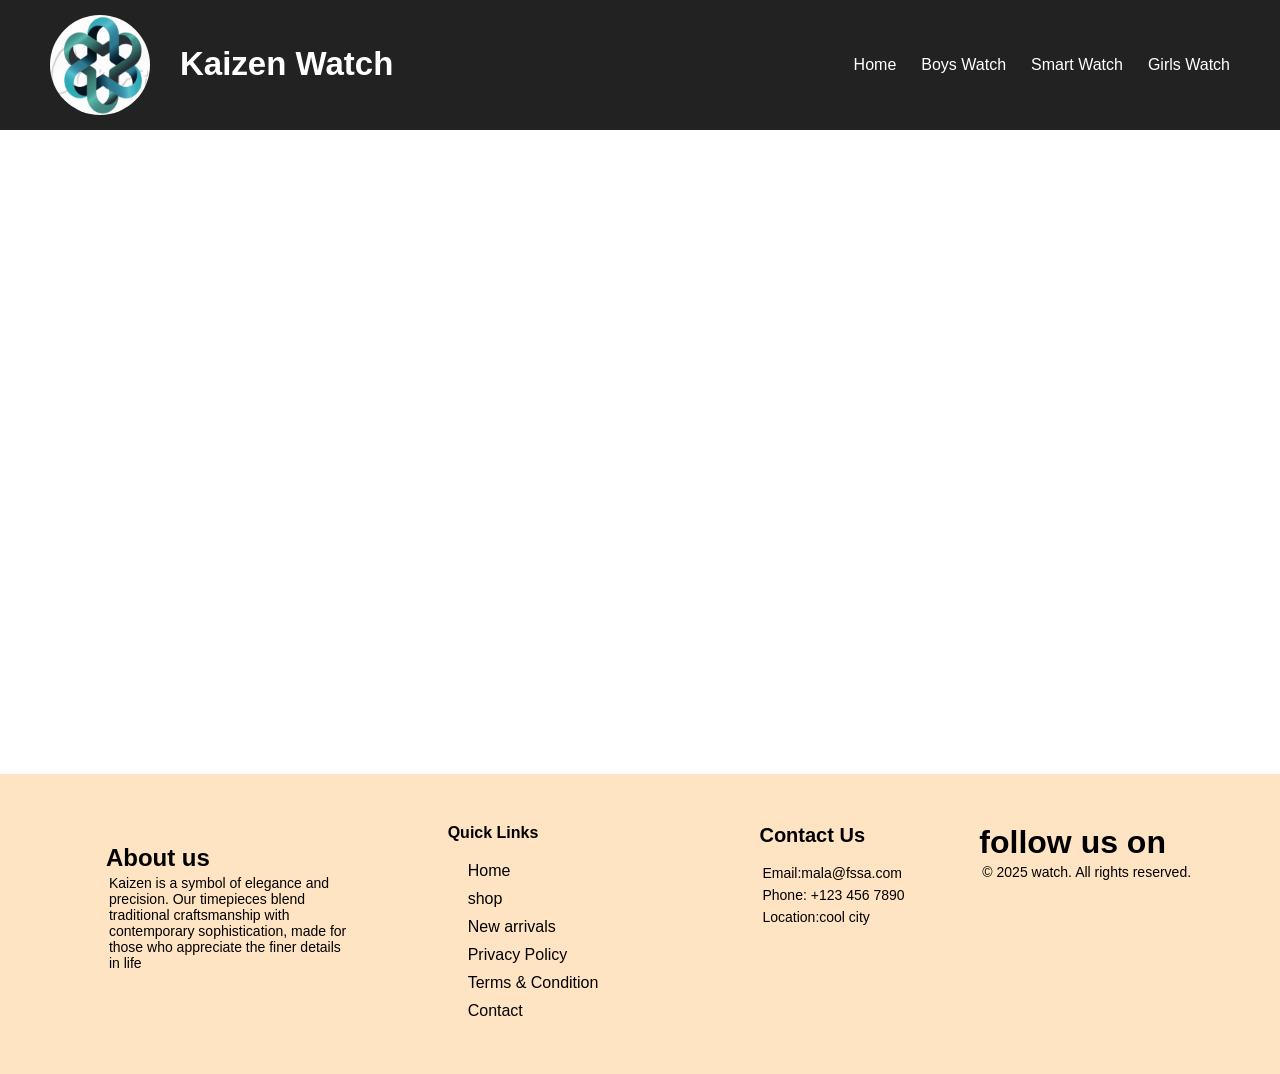
<file: index.html>
<!DOCTYPE html>
<html lang="en">

<head>
  <meta charset="UTF-8">
  <meta name="viewport" content="width=device-width, initial-scale=1.0">
  <title>Watch</title>
  <link rel="stylesheet" href="./style.css/video.css">
</head>
<body>
  <nav>
    <div class="logo"><img src="./assets/logo.png" alt="logo">
      <h1>Kaizen Watch</h1>
    </div>

    <ul>
      <li><a href="#">Home</a></li>
      <li><a href="./Pages/menswatch/index1.html">Boys Watch</a></li>
      <li><a href="./Pages/menswatch/index2.html">Smart Watch</a></li>
      <li><a href="./Pages/menswatch/index3.html">Girls Watch</a></li>
    </ul>
  </nav>
 <video src="../../assets/Watch_video.mp4" loop muted autoplay width="100%"></video>
  </main>
</body>
<footer class="page-footer"></footer>
</div>
<footer id="footer">
  <ul>
    <h2>About us</h2>
    <li>
      <p>Kaizen is a symbol of elegance and precision. Our timepieces blend traditional craftsmanship with contemporary
        sophistication, made for those who appreciate the finer details in life</p>
    </li>
  </ul>
  <div class="footer-section">
    <h4>Quick Links</h4>
    <ul>
      <li><a href="">Home</a></li>
      <li><a href="#">shop</a></li>
      <li><a href="#">New arrivals</a></li>
      <li><a href="#">Privacy Policy</a></li>
      <li><a href="#">Terms & Condition</a></li>
      <li><a href="#">Contact</a></li>
    </ul>
  </div>
  <div class="footer-section">
    <h3>Contact Us</h3>
    <p>Email:mala@fssa.com</p>
    <p>Phone: +123 456 7890</p>
    <p>Location:cool city </p>
  </div>
  <div class="footer-bottom">
    <h1>follow us on</h1>
    <p>© 2025 watch. All rights reserved.</p>
  </div>
</footer>

</html>
</file>
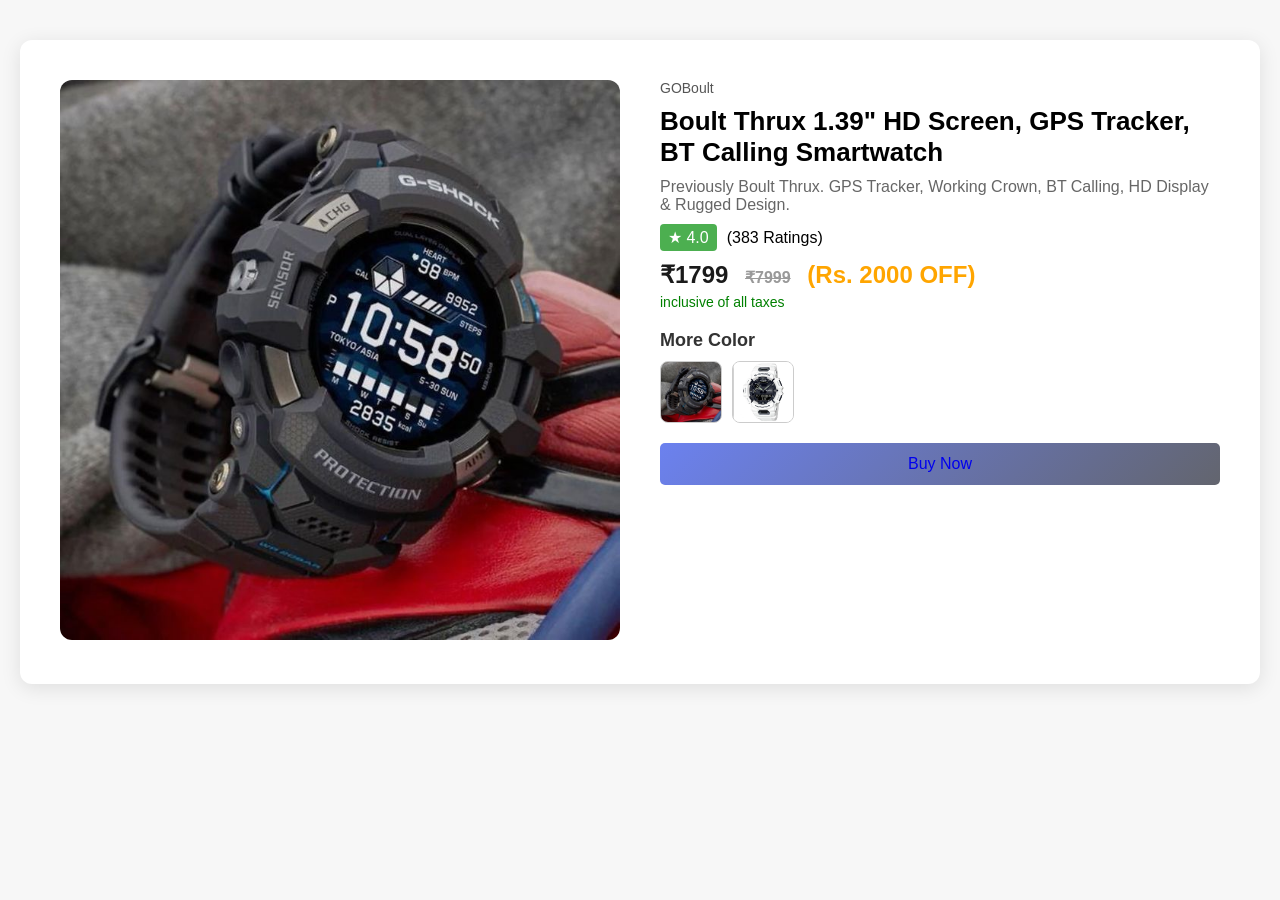
<file: Pages/menswatch/2.html>
<!DOCTYPE html>
<html lang="en">

<head>
    <meta charset="UTF-8">
    <title>Smartwatch Product Page</title>
    <link rel="stylesheet" href="../../style.css/photo1.css">
</head>

<body>
     <div class="container">
        <!-- LEFT: Watch Image -->
        <div class="left">
            <img src="../../assets/2.jpg" alt="GOBoult Watch">
        </div>

        <!-- RIGHT: Product Info -->
        <div class="right">
            <div class="brand">GOBoult</div>
            <div class="product-name">Boult Thrux 1.39" HD Screen, GPS Tracker, BT Calling Smartwatch</div>
            <div class="description">Previously Boult Thrux. GPS Tracker, Working Crown, BT Calling, HD Display & Rugged
                Design.</div>
            <div class="rating">
                <span>★ 4.0</span>
                <div>(383 Ratings)</div>
            </div>

            <div class="price">₹1799 <span class="mrp">₹7999</span> <span class="discount">(Rs. 2000 OFF)</span></div>
            <div class="tax">inclusive of all taxes</div>

            <div class="section-title">More Color</div>
            <div class="color-options">
                <img src="../../assets/2.jpg" alt="Black Watch">
                <img src="../../assets/screnshort1.png" alt="White Watch">
            </div>
            <button type="submit"><a href="../menswatch/indexfrom.html" required>Buy Now</a></button>
        </div>
    </div>

</body>

</html>
</file>
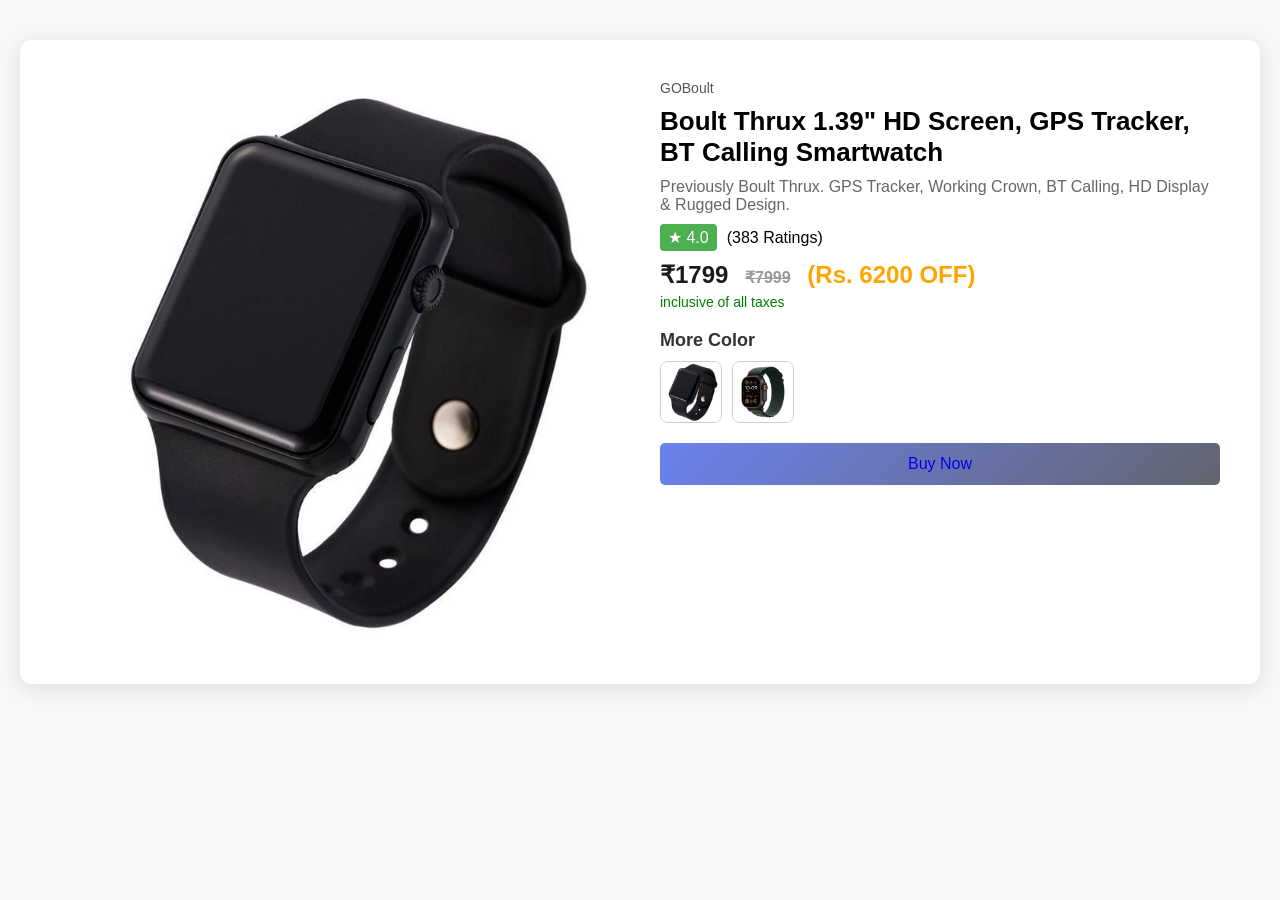
<file: Pages/menswatch/3.html>
<!DOCTYPE html>
<html lang="en">

<head>
    <meta charset="UTF-8">
    <title>Smartwatch Product Page</title>
    <link rel="stylesheet" href="../../style.css/photo1.css">
</head>

<body>
     <div class="container">
        <!-- LEFT: Watch Image -->
        <div class="left">
            <img src="../../assets/SW5.jpg" alt="GOBoult Watch">
        </div>

        <!-- RIGHT: Product Info -->
        <div class="right">
            <div class="brand">GOBoult</div>
            <div class="product-name">Boult Thrux 1.39" HD Screen, GPS Tracker, BT Calling Smartwatch</div>
            <div class="description">Previously Boult Thrux. GPS Tracker, Working Crown, BT Calling, HD Display & Rugged
                Design.</div>
            <div class="rating">
                <span>★ 4.0</span>
                <div>(383 Ratings)</div>
            </div>

            <div class="price">₹1799 <span class="mrp">₹7999</span> <span class="discount">(Rs. 6200 OFF)</span></div>
            <div class="tax">inclusive of all taxes</div>

            <div class="section-title">More Color</div>
            <div class="color-options">
                <img src="../../assets/SW5.jpg" alt="Black Watch">
                <img src="../../assets/SW9.jpg" alt="White Watch">
            </div>
            <button type="submit"><a href="../menswatch/indexfrom.html" required>Buy Now</a></button>
        </div>
    </div>

</body>

</html>
</file>
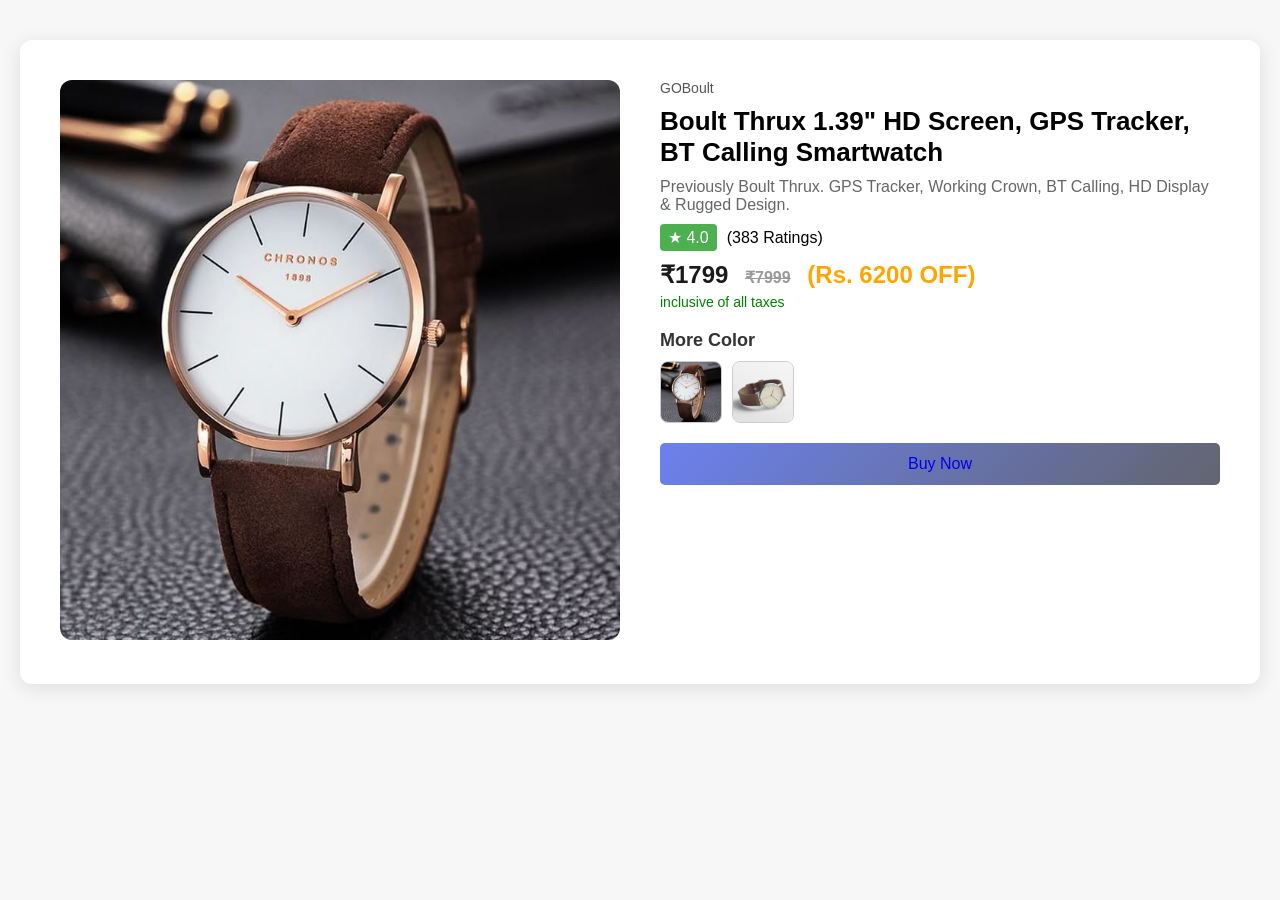
<file: Pages/menswatch/4.html>
<!DOCTYPE html>
<html lang="en">

<head>
    <meta charset="UTF-8">
    <title>Smartwatch Product Page</title>
    <link rel="stylesheet" href="../../style.css/photo1.css">
</head>

<body>
     <div class="container">
        <!-- LEFT: Watch Image -->
        <div class="left">
            <img src="../../assets/w2.jpg" alt="GOBoult Watch">
        </div>

        <!-- RIGHT: Product Info -->
        <div class="right">
            <div class="brand">GOBoult</div>
            <div class="product-name">Boult Thrux 1.39" HD Screen, GPS Tracker, BT Calling Smartwatch</div>
            <div class="description">Previously Boult Thrux. GPS Tracker, Working Crown, BT Calling, HD Display & Rugged
                Design.</div>
            <div class="rating">
                <span>★ 4.0</span>
                <div>(383 Ratings)</div>
            </div>

            <div class="price">₹1799 <span class="mrp">₹7999</span> <span class="discount">(Rs. 6200 OFF)</span></div>
            <div class="tax">inclusive of all taxes</div>

            <div class="section-title">More Color</div>
            <div class="color-options">
                <img src="../../assets/w2.jpg" alt="Black Watch">
                <img src="../../assets/4.jpg" alt="White Watch">
            </div>
            <button type="submit"><a href="../menswatch/indexfrom.html" required>Buy Now</a></button>
        </div>
    </div>

</body>

</html>
</file>
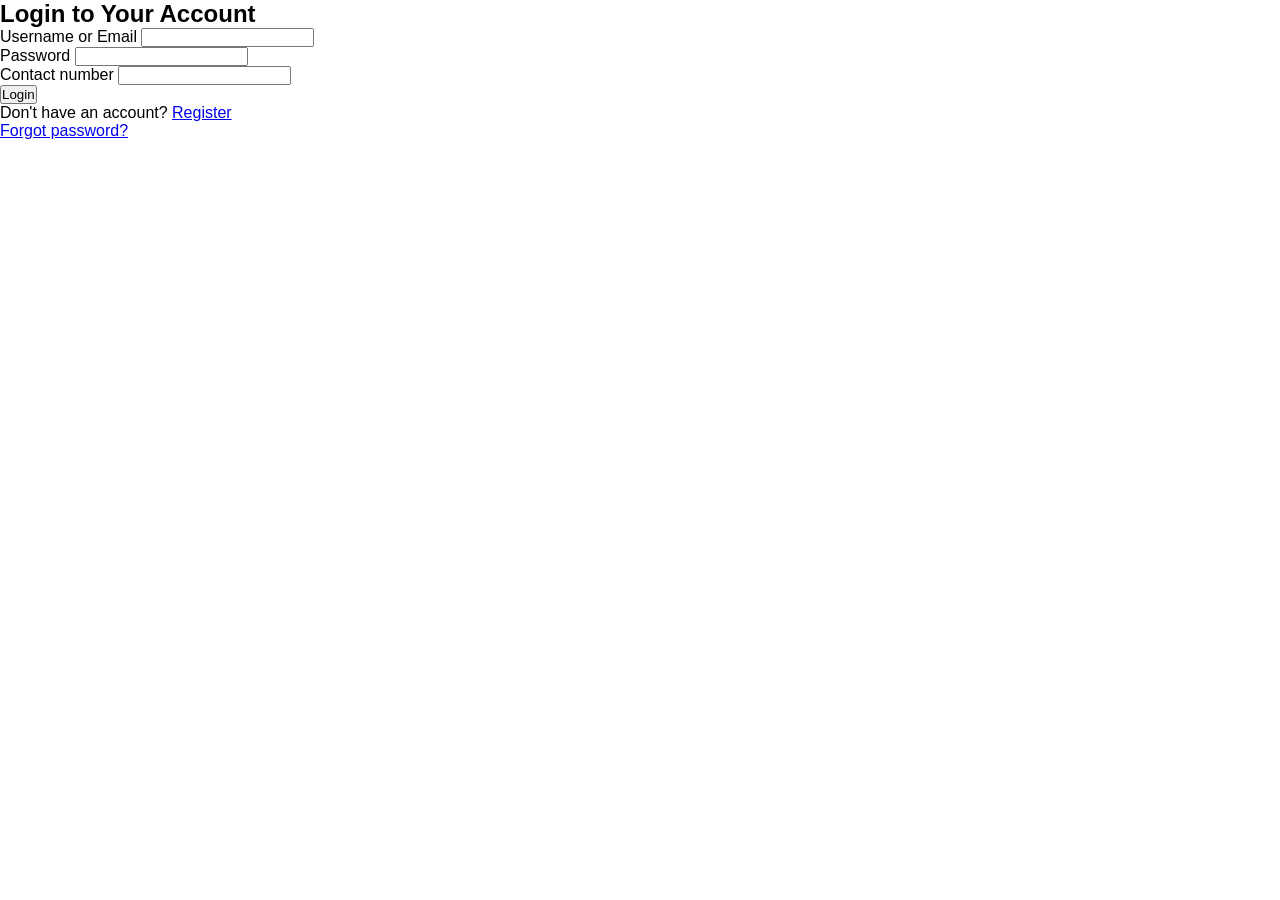
<file: Pages/menswatch/enterpage.html>
<!DOCTYPE html>
<html lang="en">
<head>
    <meta charset="UTF-8">
    <meta name="viewport" content="width=device-width, initial-scale=1.0">
    <title>Login  Page</title>
    <link rel="stylesheet" href="../../style.css/Menwatch/index1.css">
  </head>  
<body>

  <div class="login-box">
    <h2>Login to Your Account</h2>
    <form>
      <div class="input-group"> 
        <label for="username">Username or Email</label>
        <input type="text" id="username" name="username" required />
      </div>

      <div class="input-group">
        <label for="password">Password</label>
        <input type="password" id="password" name="password" required />
      </div>
      <div class="input-group">
        <label for="contact number">Contact number</label>
        <input type="contact number" id="contact number" name="contact number" required/>
      </div>

      <button type="submit" class="login-btn">Login</button>
    </form>

    <div class="footer-text">
      <p>Don't have an account? <a href="/register">Register</a></p>
      <p><a href="/forgot-password">Forgot password?</a></p>
    </div>
  </div>

</body>
</html>
</file>
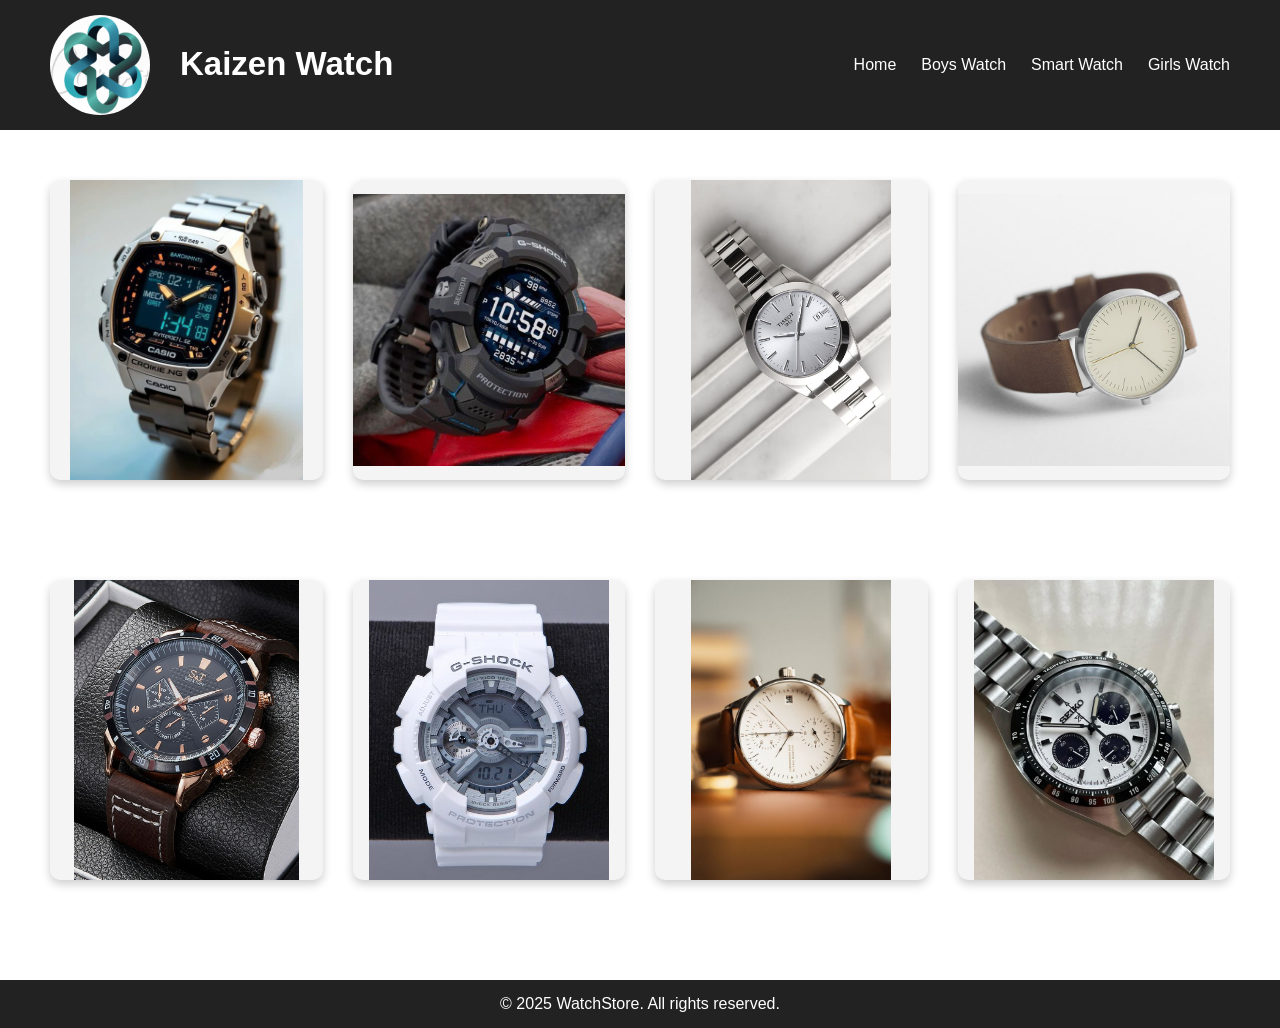
<file: Pages/menswatch/index1.html>
<!DOCTYPE html>
<html lang="en">
<head>
  <meta charset="UTF-8">
  <meta name="viewport" content="width=device-width, initial-scale=1.0">
  <title>E-Commerce Website</title>
  <link rel="stylesheet" href="../../style.css/Menwatch/index1.css">
  
</head>
<body>
  <!-- Navbar -->
  <nav>
    <div class="logo"><img src="/assets/logo.png" alt="logo">
    <h1>Kaizen Watch</h1> </div>
   
    <ul>
      <li><a href="index.html">Home</a></li>
      <li><a href="./index1.html">Boys Watch</a></li>
      <li><a href="./index2.html">Smart Watch</a></li>
      <li><a href="./index3.html">Girls Watch</a></li>
    </ul>
  </nav>
  <!-- Card Section -->
  <section class="card-container">
    <div class="card">
      <div class="card-inner">
        <div class="card-front">
          <img src="../../assets/1.jpg" alt="Boys Watch">
          <!-- <h1>Caiso men's Watch</h1> -->
        </div>
        <div class="card-back">
             <h2>Casio men's watch</h2> <br>
            <p> MRP:1699 </p>
          <a href="2.html">Select</a>
        </div>
      </div>
    </div>
    <div class="card">
      <div class="card-inner">
        <div class="card-front">
          <img src="../../assets/2.jpg" alt="Girls Watch">
        </div>
        <div class="card-back">
             <h2>G-Shock</h2> <br>
            <p> MRP:1799 </p>
          <a href="2.html">Select</a>
        </div>
      </div>
    </div>
    <div class="card">
      <div class="card-inner">
        <div class="card-front">
          <img src="../../assets/3.jpg" alt="Smart Watch">
        </div>
        <div class="card-back">
             <h2>Tissot</h2> <br>
            <p> MRP:1200 </p>
          <a href="2.html">Select</a>
        </div>
      </div>
    </div>
    <div class="card">
      <div class="card-inner">
        <div class="card-front">
          <img src="../../assets/4.jpg" alt="Premium Watch">
        </div>
        <div class="card-back">
             <h2>Fixen</h2> <br>
            <p> MRP:999 </p>
          <a href="2.html">Select</a>
        </div>
      </div>
    </div>
  </section>
  <section class="card-container">
    <div class="card">
      <div class="card-inner">
        <div class="card-front"> 
            <img src="../../assets/5.jpg" alt="watchimg">
        </div>
       

          <div class="card-back">
             <h2>SJ Seek Time</h2> <br>
            <p> MRP:1499 </p>
              <a href="2.html">Select </a>
              <!-- <div class="card-front"> -->
                <!-- <h1>Caiso men's Watch</h1> -->
              <!-- </div> -->
        </div>
      </div>
    </div>
    <div class="card">
      <div class="card-inner">
        <div class="card-front">
       <img src="../../assets/6.jpg" alt=""> </div>
        <div class="card-back">
             <h2>G-Shock </h2> <br>
            <p> MRP:1799</p>
          <a href="2.html">Select</a>
        </div>
      </div>
    </div>
    <div class="card">
      <div class="card-inner">
        <div class="card-front"><img src="../../assets/7.jpg" alt="">
        </div>
        <div class="card-back">
             <h2>Chronograph</h2> <br>
            <p> MRP:1599</p>
          <a href="2.html">Select</a>
        </div>
      </div>
    </div>
    <div class="card">
      <div class="card-inner">
        <div class="card-front">
<img src="../../assets/8.jpg" alt="">
        </div>
        <div class="card-back">
             <h2>Seiko</h2> <br>
            <p> MRP:1399</p>
          <a href="2.html">Select</a>
        </div>
      </div>
    </div>
  </section>
  
  <!-- Footer -->
  <footer>
    <p>&copy; 2025 WatchStore. All rights reserved.</p>
  </footer>
</body>
</html>
</file>
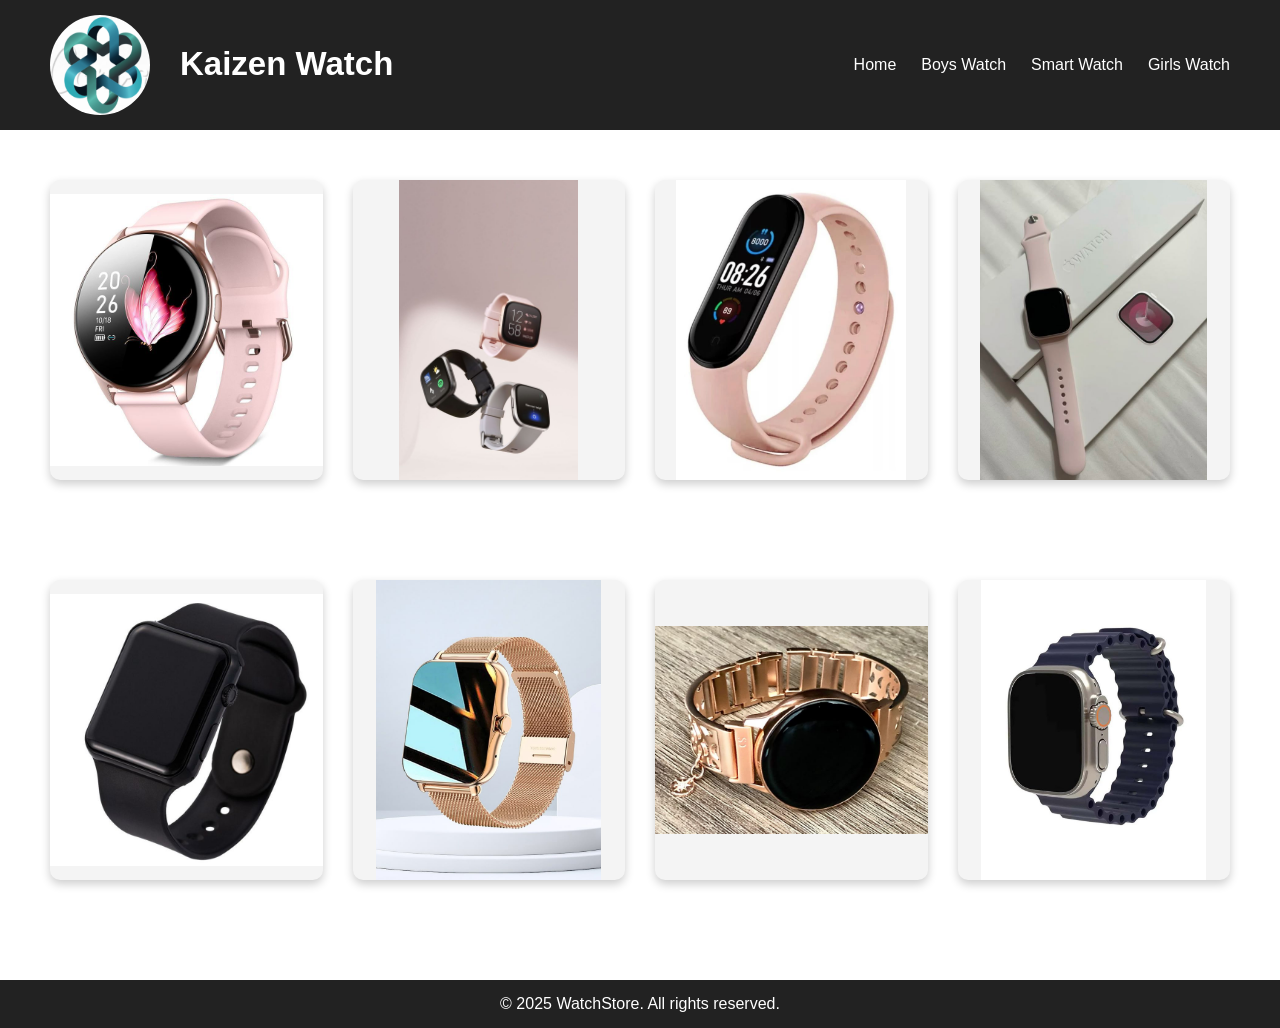
<file: Pages/menswatch/index2.html>
<!DOCTYPE html>
<html lang="en">
<head>
  <meta charset="UTF-8">
  <meta name="viewport" content="width=device-width, initial-scale=1.0">
  <title>E-Commerce Website</title>
  <link rel="stylesheet" href="../../style.css/Menwatch/index1.css">
  
</head>
<body>
  <!-- Navbar -->
  <nav>
    <div class="logo"><img src="../../assets/Screenshot 2025-08-08 101950.png" alt="logo">
    <h1>Kaizen Watch</h1> </div>
   
    <ul>
     <li><a href="/index.html">Home</a></li>
      <li><a href="./index1.html">Boys Watch</a></li>
      <li><a href="./index2.html">Smart Watch</a></li>
      <li><a href="./index3.html">Girls Watch</a></li>
    </ul>
  </nav>
  <!-- Card Section -->
  <section class="card-container">
    <div class="card">
      <div class="card-inner">
        <div class="card-front">
          <img src="../../assets/SW1.jpg" alt="Boys Watch">
          <!-- <h1>Caiso men's Watch</h1> -->
        </div>
        <div class="card-back">
             
            <h2>SMART WATCH</h2> <br>
            <p> MRP:1300</p>
          <a href="indexfrom.html">Select</a>
        </div>
      </div>
    </div>
    <div class="card">
      <div class="card-inner">
        <div class="card-front">
          <img src="../../assets/SW2.jpg" alt="Girls Watch">
        </div>
        <div class="card-back">
             <h2>Smart Watch</h2> <br>
            <p> MRP:1799</p>
          <a href="indexfrom.html">Select</a>
        </div>
      </div>
    </div>
    <div class="card">
      <div class="card-inner">
        <div class="card-front">
          <img src="../../assets/SW3.jpg" alt="Smart Watch">
        </div>
        <div class="card-back">
             <h2>Smart watch</h2> <br>
            <p> MRP:1200 </p>
          <a href="indexfrom.html">Select</a>
        </div>
      </div>
    </div>
    <div class="card">
      <div class="card-inner">
        <div class="card-front">
          <img src="../../assets/SW4.jpg" alt="Premium Watch">
        </div>
        <div class="card-back">
             <h2>Smart watch</h2> <br>
            <p> MRP:1230</p>
          <a href="indexfrom.html">Select</a>
        </div>
      </div>
    </div>
  </section>
  <section class="card-container">
    <div class="card">
      <div class="card-inner">
        <div class="card-front"> 
            <img src="../../assets/SW5.jpg" alt="watchimg">
        </div>
            <div class="card-back">
             <h2>Smart watch</h2> <br>
            <p> MRP:1450</p>
              <a href="3.html">Select</a>
              <!-- <div class="card-front"> -->
                <!-- <h1>Caiso men's Watch</h1> -->
              <!-- </div> -->
        </div>
      </div>
    </div>
    <div class="card">
      <div class="card-inner">
        <div class="card-front">
       <img src="../../assets/SW6.jpg" alt=""> </div>
        <div class="card-back">
             <h2>Smart Watch</h2> <br>
            <p> MRP:1560</p>
          <a href="indexfrom.html">Select</a>
        </div>
      </div>
    </div>
    <div class="card">
      <div class="card-inner">
        <div class="card-front"><img src="../../assets/SW7.jpg" alt="">
        </div>
        <div class="card-back">
             <h2>Smart watch</h2> <br>
            <p> MRP:1750</p>
          <a href="indexfrom.html">Select</a>
        </div>
      </div>
    </div>
    <div class="card">
      <div class="card-inner">
        <div class="card-front">
<img src="../../assets/SW8.jpg" alt="">
        </div>
        <div class="card-back">
             <h2>Smart watch </h2> <br>
            <p> MRP:1350</p>
          <a href="indexfrom.html">Select</a>
        </div>
      </div>
    </div>
  </section>
  
  <!-- Footer -->
  <footer>
    <p>&copy; 2025 WatchStore. All rights reserved.</p>
  </footer>
</body>
</html>
</file>
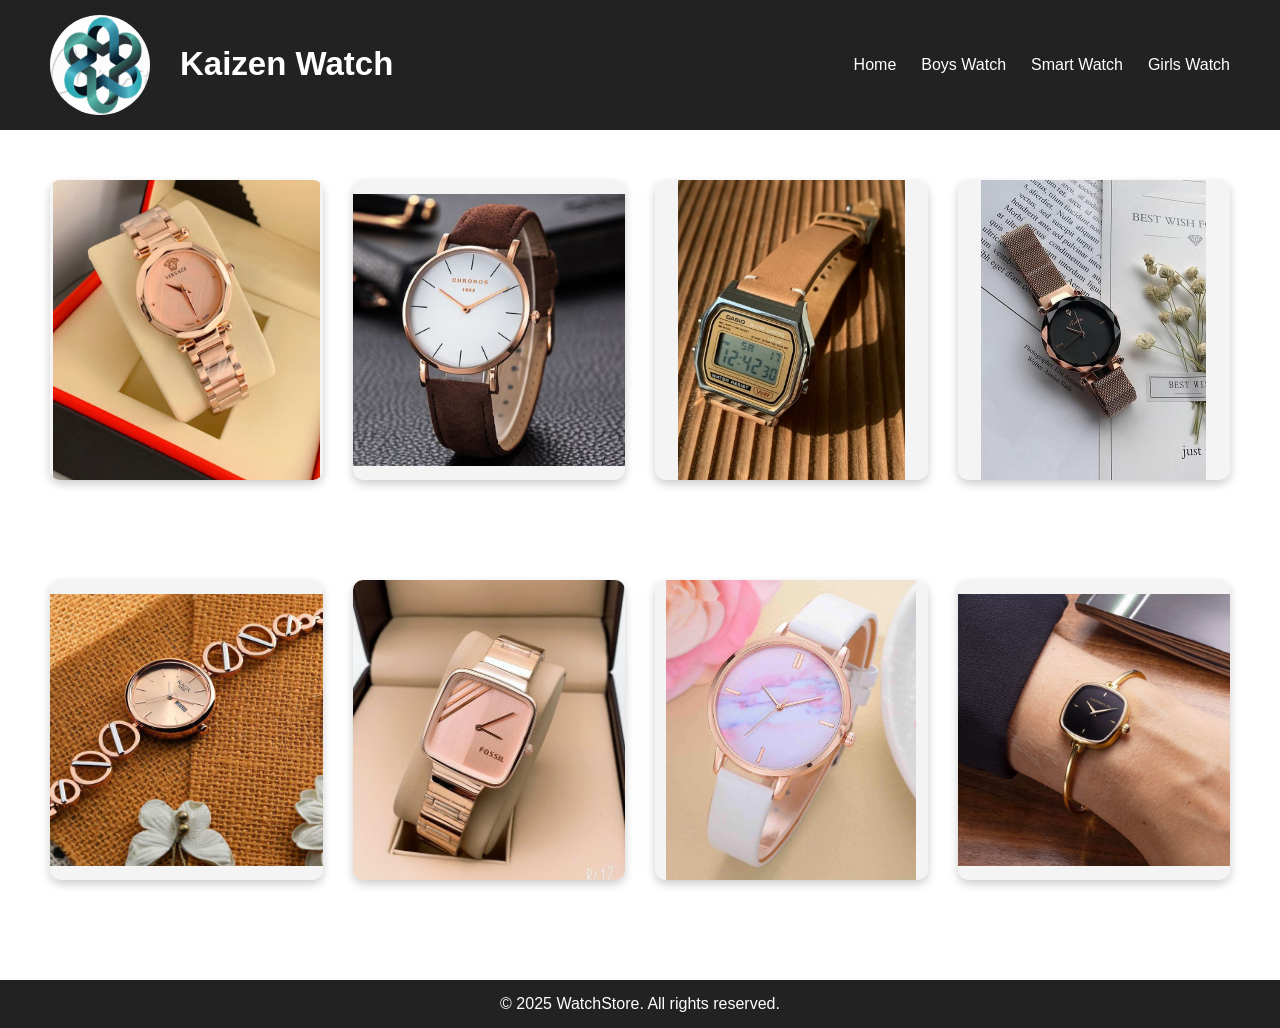
<file: Pages/menswatch/index3.html>
<!DOCTYPE html>
<html lang="en">
<head>
  <meta charset="UTF-8">
  <meta name="viewport" content="width=device-width, initial-scale=1.0">
  <title>E-Commerce Website</title>
  <link rel="stylesheet" href="../../style.css/Menwatch/index1.css">
  
</head>
<body>
  <!-- Navbar -->
  <nav>
    <div class="logo"><img src="../../assets/Screenshot 2025-08-08 101950.png" alt="logo">
    <h1>Kaizen Watch</h1> </div>
   
    <ul>
     <li><a href="/index.html">Home</a></li>
      <li><a href="./index1.html">Boys Watch</a></li>
      <li><a href="./index2.html">Smart Watch</a></li>
      <li><a href="./index3.html">Girls Watch</a></li>
    </ul>
  </nav>
  <!-- Card Section -->
  <section class="card-container">
    <div class="card">
      <div class="card-inner">

        <div class="card-front">
          <img src="../../assets/w1.jpg" alt="Boys Watch">
          <!-- <h1>Caiso men's Watch</h1> -->
        </div>
        <div class="card-back">
             
            <h2>Versace</h2> <br>
            <p> MRP:1200 </p>
          <a href="indexfrom.html"> Select</a>
        </div>
      </div>
    </div>
    <div class="card">
      <div class="card-inner">
        <div class="card-front">
          <img src="../../assets/w2.jpg" alt="Girls Watch">
        </div>
        <div class="card-back">
             <h2>chronos</h2> <br>
            <p> MRP:799 </p>
          <a href="4.html">Select</a>
        </div>
      </div>
    </div>
    <div class="card">
      <div class="card-inner">
        <div class="card-front">
          <img src="../../assets/w3.jpg" alt="Smart Watch">
        </div>
        <div class="card-back">
             <h2>Casio</h2> <br>
            <p> MRP:1200 </p>
          <a href="indexfrom.html">Select</a>
        </div>
      </div>
    </div>
    <div class="card">
      <div class="card-inner">
        <div class="card-front">
          <img src="../../assets/w4.jpg" alt="Premium Watch">
        </div>
        <div class="card-back">
             <h2>Casio</h2> <br>
            <p> MRP:1200 </p>
          <a href="indexfrom.html">Select</a>
        </div>
      </div>
    </div>
  </section>
  <section class="card-container">
    <div class="card">
      <div class="card-inner">
        <div class="card-front"> 
            <img src="../../assets/w5.jpg" alt="watchimg">
        </div>
       

          <div class="card-back">
             <h2>Raga</h2> <br>
            <p> MRP:1300 </p>
              <a href="indexfrom.html">Select</a>
              <!-- <div class="card-front"> -->
                <!-- <h1>Caiso men's Watch</h1> -->
              <!-- </div> -->
        </div>
      </div>
    </div>
    <div class="card">
      <div class="card-inner">
        <div class="card-front">
       <img src="../../assets/w6.jpg" alt=""> </div>
        <div class="card-back">
             <h2>Fossil</h2> <br>
            <p> MRP:1200 </p>
          <a href="indexfrom.html">Select</a>
        </div>
      </div>
    </div>
    <div class="card">
      <div class="card-inner">
        <div class="card-front"><img src="../../assets/w7.jpg" alt="">
        </div>
        <div class="card-back">
             <h2>Daily wear watch</h2> <br>
            <p> MRP:1100</p>
          <a href="indexfrom.html">Select</a>
        </div>
      </div>
    </div>
    <div class="card">
      <div class="card-inner">
        <div class="card-front">
<img src="../../assets/w8.jpg" alt="">
        </div>
        <div class="card-back">
             <h2>Women's watch</h2> <br>
            <p> MRP:600</p>
          <a href="indexfrom.html">Select</a>
        </div>
      </div>
    </div>
  </section>
  
  <!-- Footer -->
  <footer>
    <p>&copy; 2025 WatchStore. All rights reserved.</p>
  </footer>
</body>
</html>
</file>
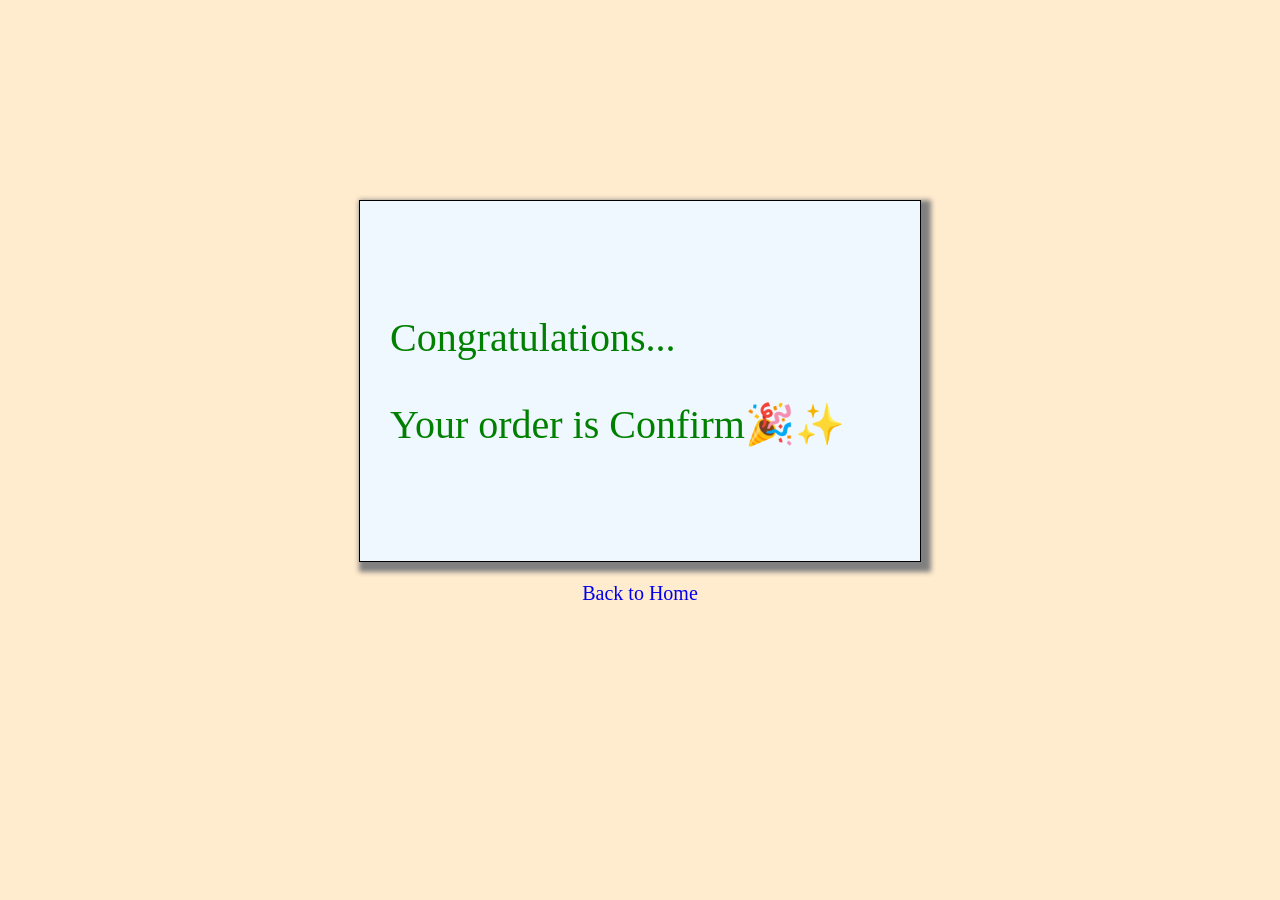
<file: Pages/menswatch/indexforfinishing.html>
<!DOCTYPE html>
<html lang="en">
<head>
    <meta charset="UTF-8">
    <meta name="viewport" content="width=device-width, initial-scale=1.0">
    <title>finish</title>
    <link rel="stylesheet" href="../../style.css/Menwatch/finish.css">
</head>
<body>
    <div> <p>
        Congratulations... 
    </p>
<p>
    Your order is Confirm🎉✨
</p> </div>
<a href="/index.html" class="home"> Back to Home</a>    
</body>
</html>
</file>
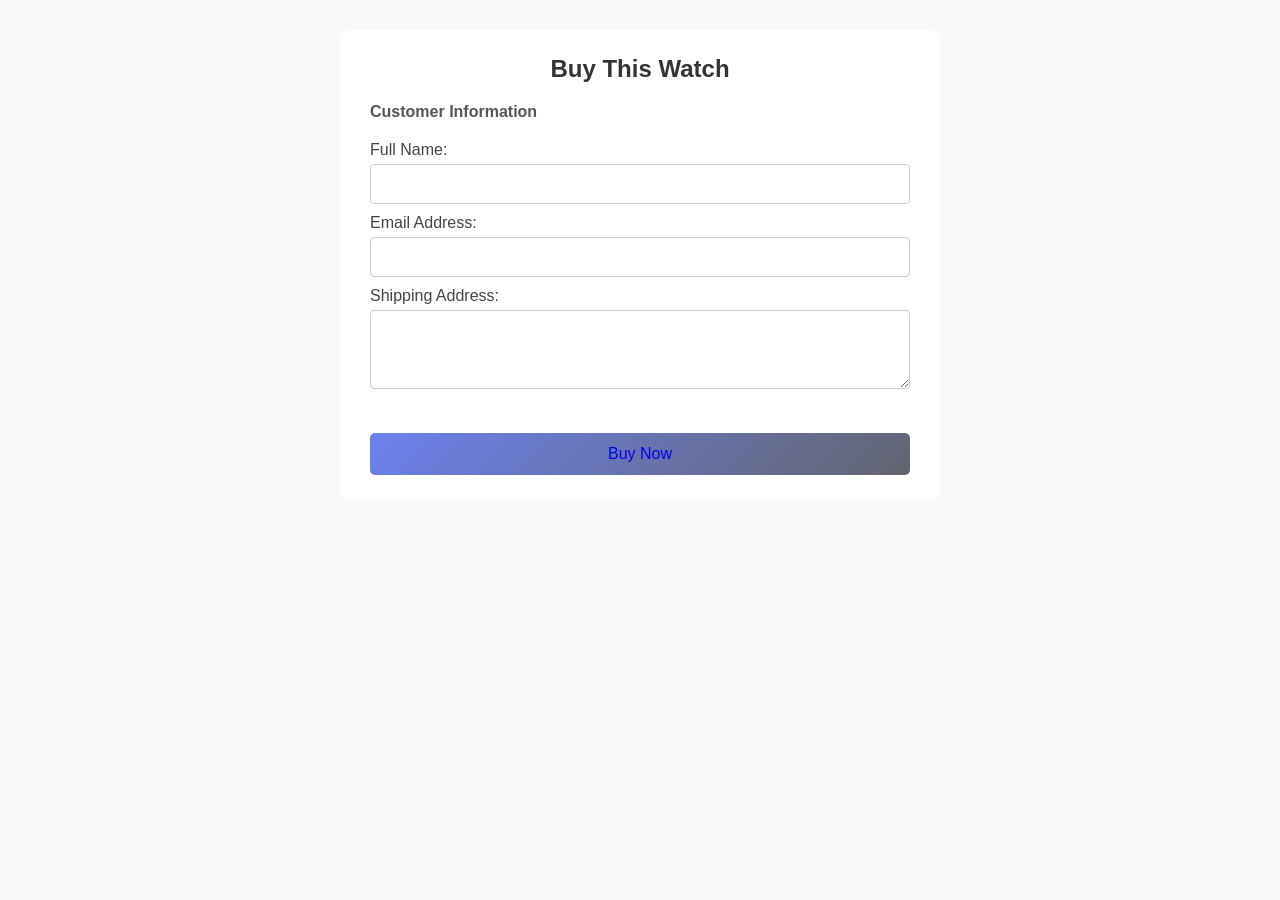
<file: Pages/menswatch/indexfrom.html>
<!DOCTYPE html>
<html lang="en">

<head>
  <meta charset="UTF-8" />
  <meta name="viewport" content="width=device-width, initial-scale=1.0" />
  <title>Buy Now - Watch</title>
  <link rel="stylesheet" href="../../style.css/Menwatch/form.css" />
</head>

<body>
  <div class="buy-now-container">
    <h2>Buy This Watch</h2>
    <form action="#" method="post">
       <!-- Customer Info -->
      <fieldset>
        <legend>Customer Information</legend>

        <label for="name">Full Name:</label>
        <input type="text" id="name" name="name" required />

        <label for="email">Email Address:</label>
        <input type="email" id="email" name="email" required />

        <label for="address">Shipping Address:</label>
        <textarea id="address" name="address" rows="3" required></textarea>
      </fieldset>

      <button type="submit"><a href="../menswatch/indexforfinishing.html" required>Buy Now</a></button>
    </form>
  </div>
</body>

</html>
</file>
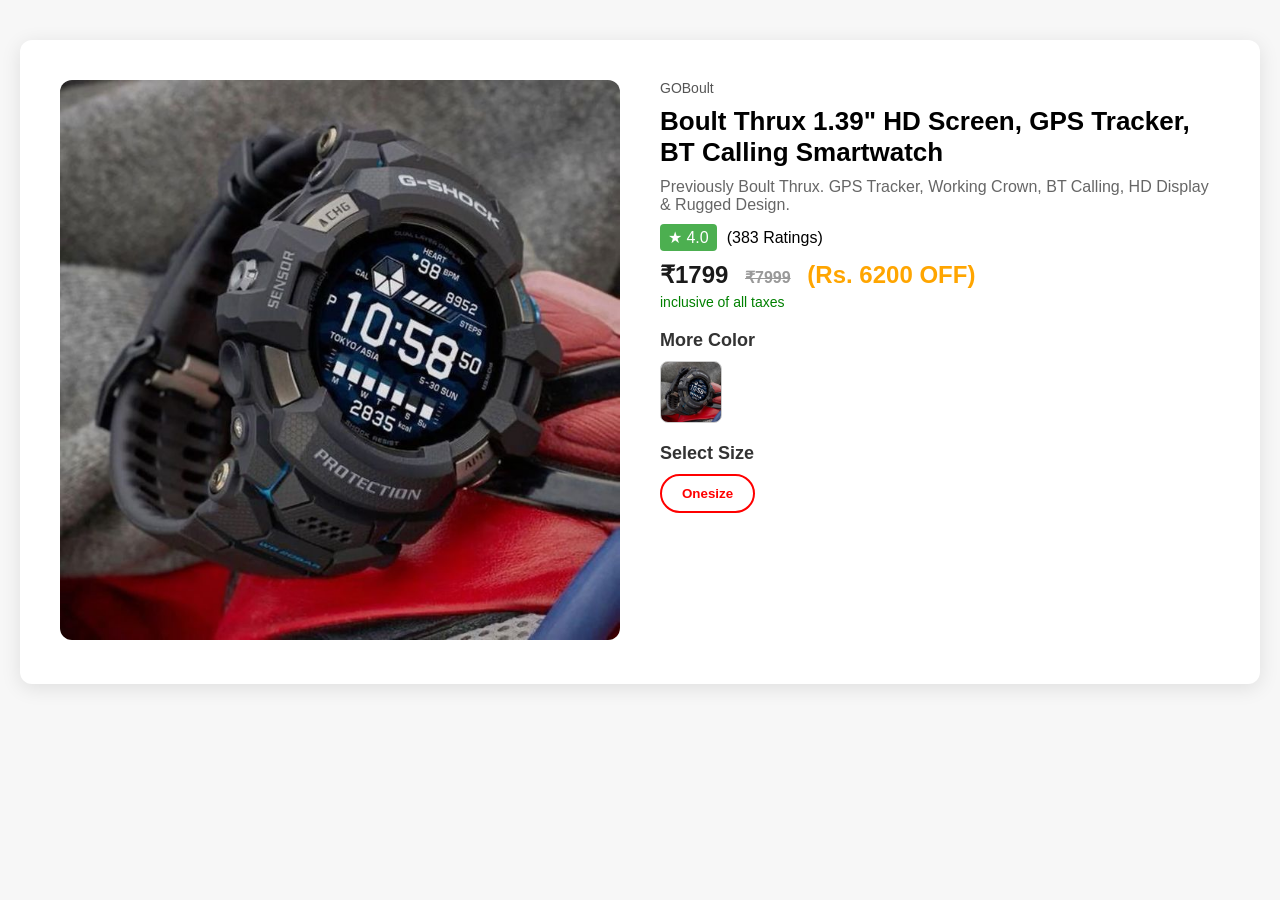
<file: Pages/menswatch/new.html>
<!DOCTYPE html>
<html lang="en">
<head>
  <meta charset="UTF-8">
  <title>Smartwatch Product Page</title>
  <style>
    body {
      font-family: 'Segoe UI', Tahoma, Geneva, Verdana, sans-serif;
      background-color: #f7f7f7;
      margin: 0;
      padding: 0;
    }

    .container {
      display: flex;
      flex-direction: row;
      max-width: 1200px;
      margin: 40px auto;
      padding: 20px;
      background-color: #fff;
      border-radius: 12px;
      box-shadow: 0 4px 20px rgba(0, 0, 0, 0.1);
    }

    .left {
      flex: 1;
      padding: 20px;
    }

    .left img {
      width: 100%;
      border-radius: 12px;
    }

    .right {
      flex: 1;
      padding: 20px;
    }

    .brand {
      font-size: 14px;
      color: #555;
    }

    .product-name {
      font-size: 26px;
      font-weight: bold;
      margin: 10px 0;
    }

    .description {
      font-size: 16px;
      color: #666;
      margin-bottom: 10px;
    }

    .rating {
      display: flex;
      align-items: center;
      margin-bottom: 10px;
    }

    .rating span {
      background-color: #4CAF50;
      color: #fff;
      padding: 4px 8px;
      border-radius: 4px;
      margin-right: 10px;
    }

    .price {
      font-size: 24px;
      font-weight: bold;
      color: #1a1a1a;
    }

    .mrp {
      text-decoration: line-through;
      color: #999;
      font-size: 16px;
      margin-left: 10px;
    }

    .discount {
      color: orange;
      font-weight: bold;
      margin-left: 10px;
    }

    .tax {
      color: green;
      font-size: 14px;
      margin-top: 5px;
    }

    .section-title {
      margin-top: 20px;
      font-weight: bold;
      font-size: 18px;
      color: #333;
    }

    .color-options {
      display: flex;
      gap: 10px;
      margin-top: 10px;
    }

    .color-options img {
      width: 60px;
      height: auto;
      border: 1px solid #ccc;
      border-radius: 8px;
      cursor: pointer;
    }

    .size-options {
      margin-top: 10px;
    }

    .size-button {
      padding: 10px 20px;
      border: 2px solid red;
      color: red;
      border-radius: 20px;
      font-weight: bold;
      background: transparent;
      cursor: pointer;
    }
  </style>
</head>
<body>

  <div class="container">
    <!-- LEFT: Watch Image -->
    <div class="left">
      <img src="../../assets/2.jpg" alt="GOBoult Watch">
    </div>

    <!-- RIGHT: Product Info -->
    <div class="right">
      <div class="brand">GOBoult</div>
      <div class="product-name">Boult Thrux 1.39" HD Screen, GPS Tracker, BT Calling Smartwatch</div>
      <div class="description">Previously Boult Thrux. GPS Tracker, Working Crown, BT Calling, HD Display & Rugged Design.</div>
      <div class="rating">
        <span>★ 4.0</span>
        <div>(383 Ratings)</div>
      </div>

      <div class="price">₹1799 <span class="mrp">₹7999</span> <span class="discount">(Rs. 6200 OFF)</span></div>
      <div class="tax">inclusive of all taxes</div>

      <div class="section-title">More Color</div>
      <div class="color-options">
        <img src="../../assets/2.jpg" alt="Color Option 1">
      </div>

      <div class="section-title">Select Size</div>
      <div class="size-options">
        <button class="size-button">Onesize</button>
      </div>
    </div>
  </div>

</body>
</html>
</file>
<file: style.css/video.css>
* {
  margin: 0;
  padding: 0;
  box-sizing: border-box;
  font-family: Arial, sans-serif;
}
/* Navbar */
nav {
  background: #222;
  color: white;
  padding: 15px 50px;
  display: flex;
  justify-content: space-between;
  align-items: center;
}
nav .logo {
  font-size: 22px;
  font-weight: bold;
}
.logo img {
  height: 100px;
  width: 100px;
  border-radius: 50%;
}
.logo {
  display: flex;
}
.logo h1 {
  position: relative;
  top: 30px;
  left: 30px;
  font-family: "Segoe UI", Tahoma, Geneva, Verdana, sans-serif;
}
nav ul {
  list-style: none;
  display: flex;
  gap: 25px;
}
nav ul li a {
  color: white;
  text-decoration: none;
  font-size: 16px;
  transition: color 0.3s;
}
nav ul li a:hover {
  color: orange;
}
#footer {
  background-color: bisque;
  color: black;
  display: flex;
  justify-content: space-around;
  height: 300px;
  padding: 50px;
}
#footer ul {
  list-style: none;
  padding: 0%;
  margin: 20px;
  min-width: 200px;
}
#footer h3 {
  font-size: 20px;
  margin-bottom: 15px;
}
#footer li {
  margin-bottom: 10px;
}
#footer p {
  font-size: 14px;
  padding: 3px;
  max-width: 250px;
}
.footer-section li a {
  text-decoration: none;
  color: black;
}
</file>
<file: style.css/photo1.css>
body {
  font-family: "Segoe UI", Tahoma, Geneva, Verdana, sans-serif;
  background-color: #f7f7f7;
  margin: 0;
  padding: 0;
}

.container {
  display: flex;
  flex-direction: row;
  max-width: 1200px;
  margin: 40px auto;
  padding: 20px;
  background-color: #fff;
  border-radius: 12px;
  box-shadow: 0 4px 20px rgba(0, 0, 0, 0.1);
}

.left {
  flex: 1;
  padding: 20px;
}

.left img {
  width: 100%;
  border-radius: 12px;
}

.right {
  flex: 1;
  padding: 20px;
}

.brand {
  font-size: 14px;
  color: #555;
}

.product-name {
  font-size: 26px;
  font-weight: bold;
  margin: 10px 0;
}

.description {
  font-size: 16px;
  color: #666;
  margin-bottom: 10px;
}

.rating {
  display: flex;
  align-items: center;
  margin-bottom: 10px;
}

.rating span {
  background-color: #4caf50;
  color: #fff;
  padding: 4px 8px;
  border-radius: 4px;
  margin-right: 10px;
}

.price {
  font-size: 24px;
  font-weight: bold;
  color: #1a1a1a;
}

.mrp {
  text-decoration: line-through;
  color: #999;
  font-size: 16px;
  margin-left: 10px;
}

.discount {
  color: orange;
  font-weight: bold;
  margin-left: 10px;
}

.tax {
  color: green;
  font-size: 14px;
  margin-top: 5px;
}

.section-title {
  margin-top: 20px;
  font-weight: bold;
  font-size: 18px;
  color: #333;
}

.color-options {
  display: flex;
  gap: 10px;
  margin-top: 10px;
}

.color-options img {
  width: 60px;
  height: auto;
  border: 1px solid #ccc;
  border-radius: 8px;
  cursor: pointer;
  transition: transform 0.3s ease;
}

.color-options img:hover {
  transform: scale(1.1);
}

button[type="submit"] {
  width: 100%;
  padding: 12px;
  background: linear-gradient(135deg, #1f40e7a8, #121523a8);
  color: white;
  border: none;
  border-radius: 5px;
  font-size: 1rem;
  margin-top: 20px;
  cursor: pointer;
  transition: background 0.3s;
}

button[type="submit"] > a {
  text-decoration: none;
  color: #fff(167, 28, 28);
}

button[type="submit"]:hover {
  background-color: burlywood;
}
</file>
<file: style.css/Menwatch/index1.css>
* {
  margin: 0;
  padding: 0;
  box-sizing: border-box;
  font-family: Arial, sans-serif;
}
/* Navbar */
nav {
  background: #222;
  color: white;
  padding: 15px 50px;
  display: flex;
  justify-content: space-between;
  align-items: center;
}
nav .logo {
  font-size: 22px;
  font-weight: bold;
}
.logo img {
  height: 100px;
  width: 100px;
  border-radius: 50%;
}
.logo {
  display: flex;
}
.logo h1 {
  position: relative;
  top: 30px;
  left: 30px;
  font-family: "Segoe UI", Tahoma, Geneva, Verdana, sans-serif;
}
nav ul {
  list-style: none;
  display: flex;
  gap: 25px;
}
nav ul li a {
  color: white;
  text-decoration: none;
  font-size: 16px;
  transition: color 0.3s;
}
nav ul li a:hover {
  color: orange;
}
/* Card Section */
.card-container {
  display: grid;
  grid-template-columns: repeat(4, 1fr);
  gap: 30px;
  padding: 50px;
}
.card {
  perspective: 1000px;
}
.card-inner {
  position: relative;
  width: 100%;
  height: 300px;
  transition: transform 0.6s;
  transform-style: preserve-3d;
}
.card:hover .card-inner {
  transform: rotateY(180deg);
}
.card-front,
.card-back {
  position: absolute;
  width: 100%;
  height: 100%;
  backface-visibility: hidden;
  border-radius: 10px;
  overflow: hidden;
  box-shadow: 0 4px 10px rgba(0, 0, 0, 0.2);
}
.card-front {
  background: #f4f4f4;
  display: flex;
  align-items: center;
  justify-content: center;
  grid-row: 1;
}
.card-front h1 {
  text-align: center;
}
.card-front img {
  max-width: 100%;
  max-height: 100%;
  object-fit: cover;
}
.card-back {
  background: #333;
  color: white;
  transform: rotateY(180deg);
  display: flex;
  align-items: center;
  justify-content: center;
  flex-direction: column;
}
.card-back a {
  display: inline-block;
  background: orange;
  color: white;
  padding: 10px 20px;
  text-decoration: none;
  border-radius: 5px;
  font-weight: bold;
  transition: background 0.3s;
}
.card-back a:hover {
  background: darkorange;
}
/* Footer */
footer {
  background: #222;
  color: white;
  text-align: center;
  padding: 15px;
  margin-top: 50px;
}
</file>
<file: style.css/Menwatch/finish.css>
body {
  margin-top: 200px;
  place-content: center;
  background-color: blanchedalmond;
}
div {
  border: 1px solid black;
  margin: auto;
  height: 300px;
  width: 500px;
  place-content: center;
  padding: 30px;
  font-size: 40px;
  box-shadow: 5px 5px 5px 5px grey;
  background-color:aliceblue;
  color: green;
}
.home {
  text-decoration: none;
  display: flex;
  justify-content: center;
  font-size: 20px;
  padding: 20px;
}
</file>
<file: style.css/Menwatch/form.css>
/* Basic Reset */
* {
  box-sizing: border-box;
  margin: 0;
  padding: 0;
}

body {
  font-family: 'Segoe UI', Tahoma, Geneva, Verdana, sans-serif;
  background-color: #f9f9f9;
  padding: 30px;
}

.buy-now-container {
  max-width: 600px;
  margin: auto;
  background: #ffffff;
  padding: 25px 30px;
  border-radius: 10px;
  box-shadow: #333;
}

h2 {
  text-align: center;
  margin-bottom: 20px;
  color: #333;
}

form fieldset {
  border: none;
  margin-bottom: 20px;
}

form legend {
  font-weight: bold;
  color: #555;
  margin-bottom: 10px;
}

form label {
  display: block;
  margin-top: 10px;
  color: #444;
}

form input,
form select,
form textarea {
  width: 100%;
  padding: 10px;
  margin-top: 5px;
  border-radius: 4px;
  border: 1px solid #ccc;
  font-size: 1rem;
}

form textarea {
  resize: vertical;
}

button[type="submit"] {
  width: 100%;
  padding: 12px;
  background: linear-gradient(135deg, #1f40e7a8,#121523a8 );
  color: white;
  border: none;
  border-radius: 5px;
  font-size: 1rem;
  margin-top: 20px;
  cursor: pointer;
  transition: background 0.3s;
}
button[type="submit"]> a{
    text-decoration: none;
    color: #fff(167, 28, 28);
}

button[type="submit"]:hover {
  background-color: burlywood;
}
</file>
